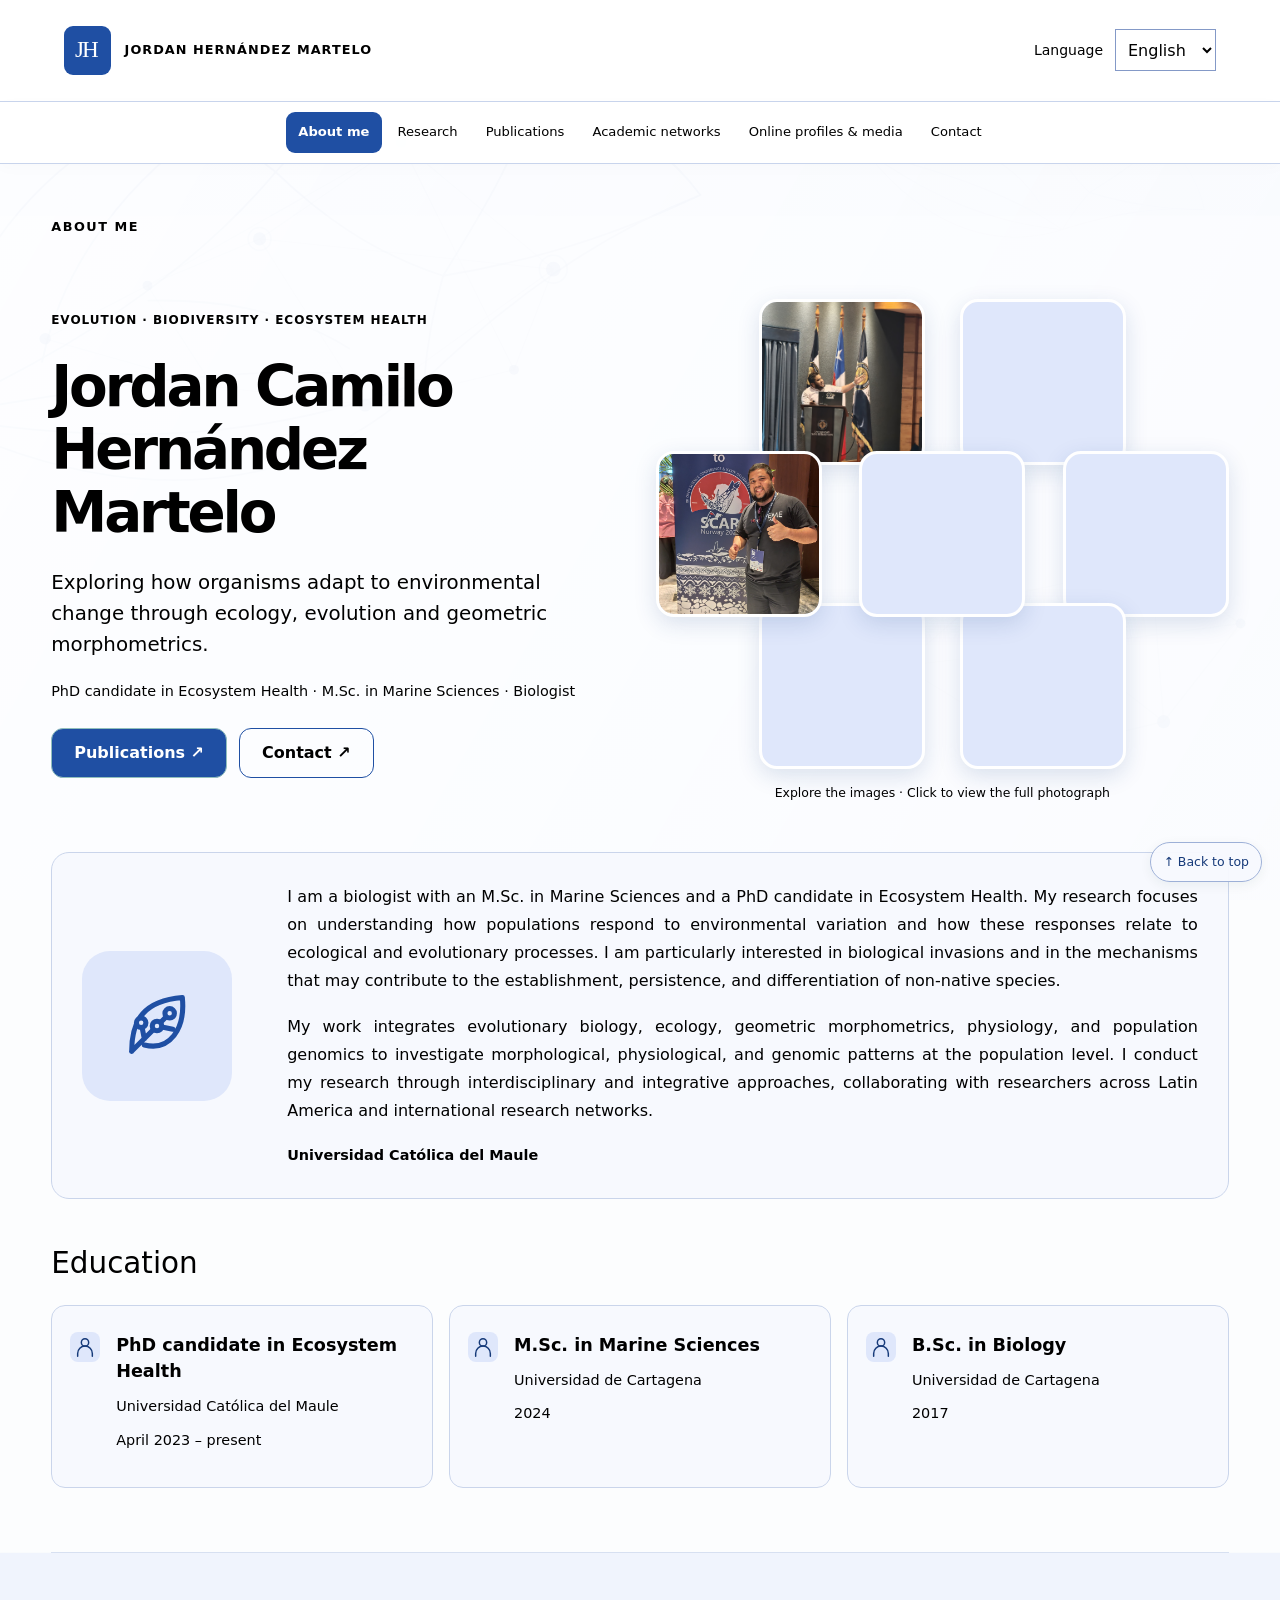
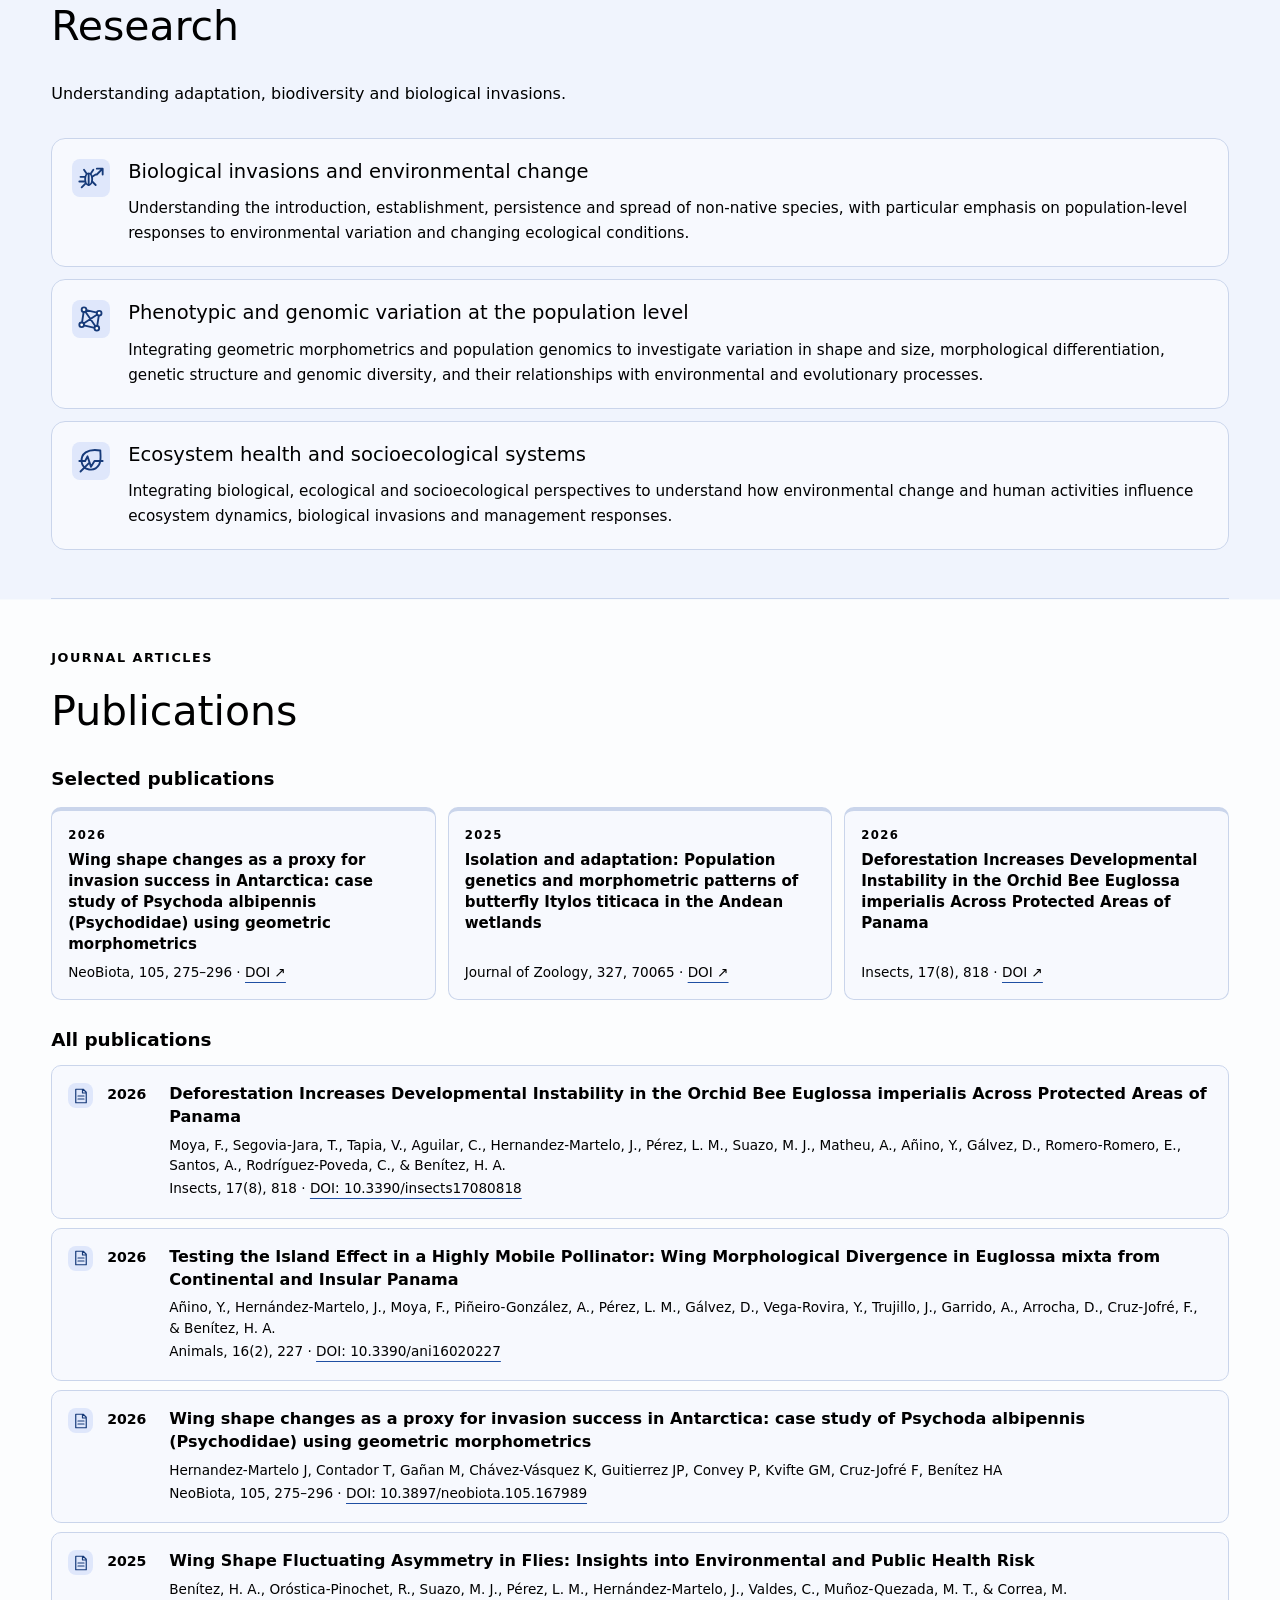
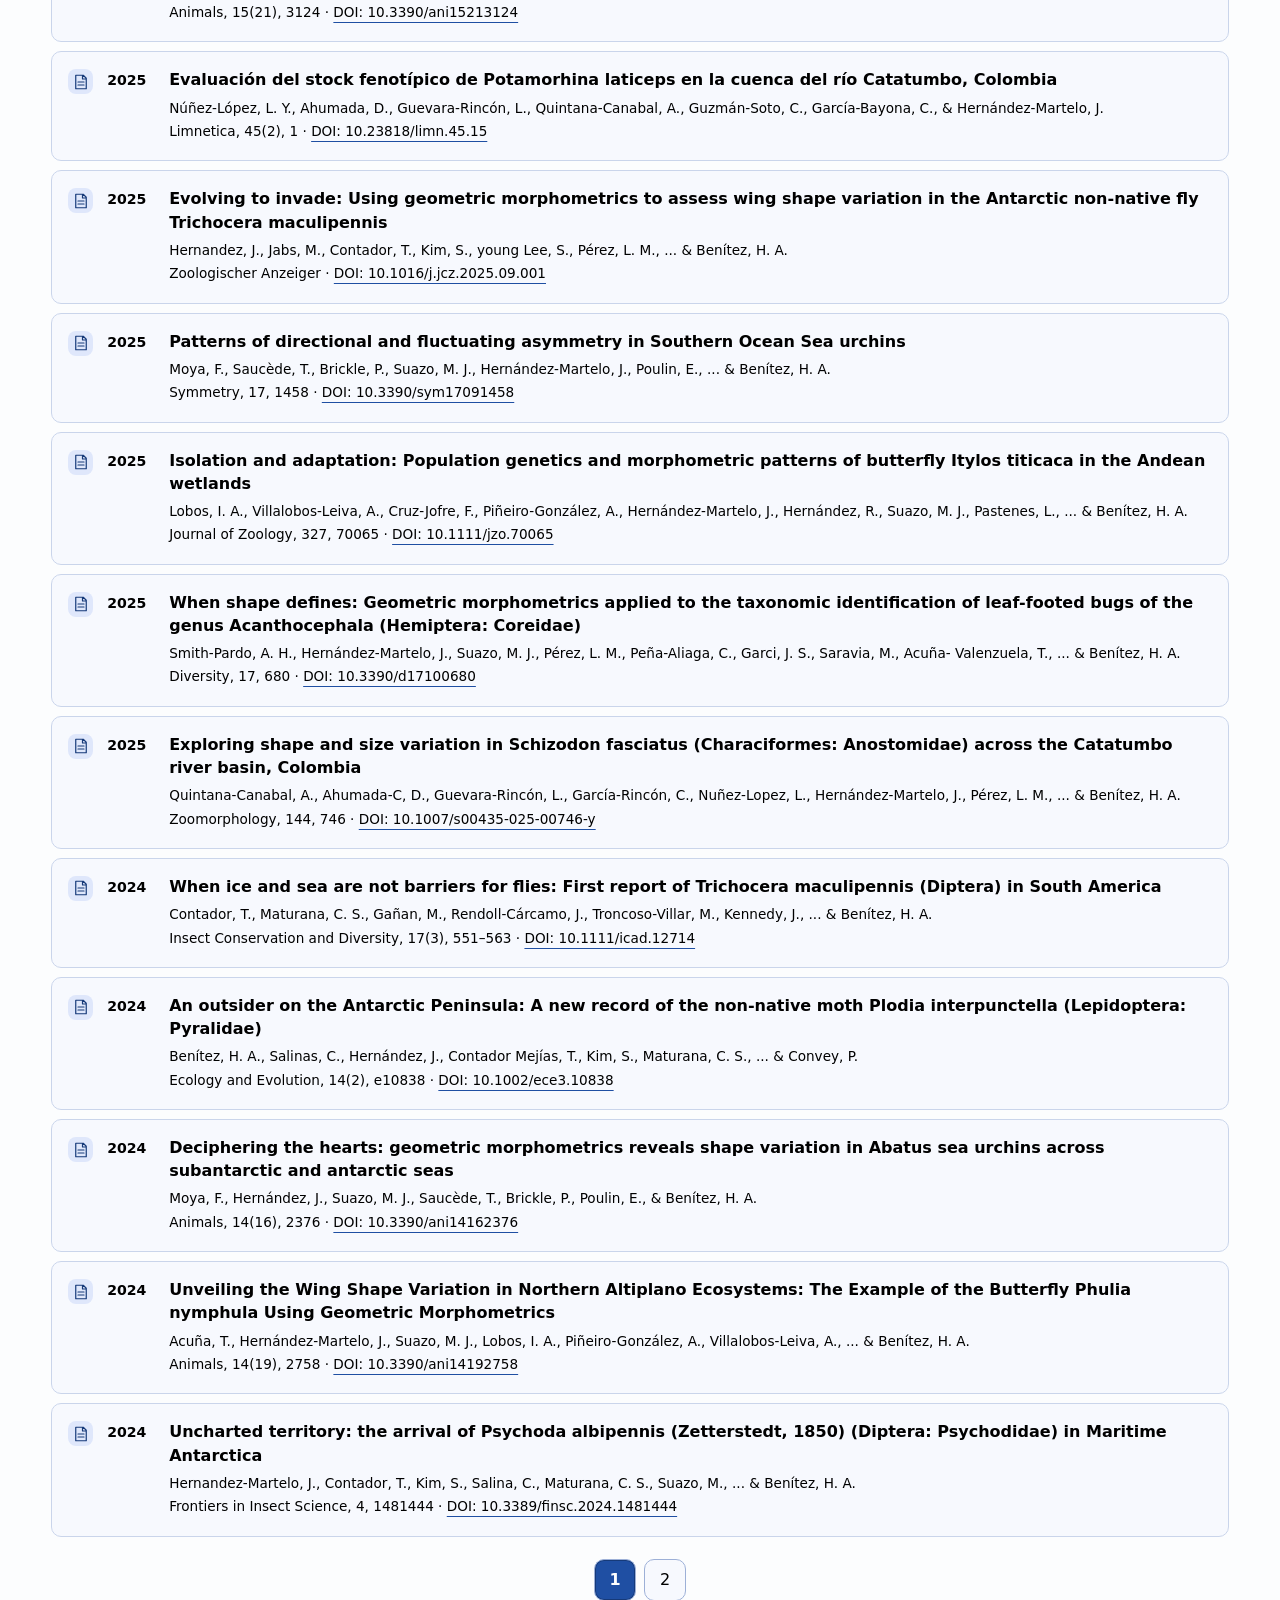
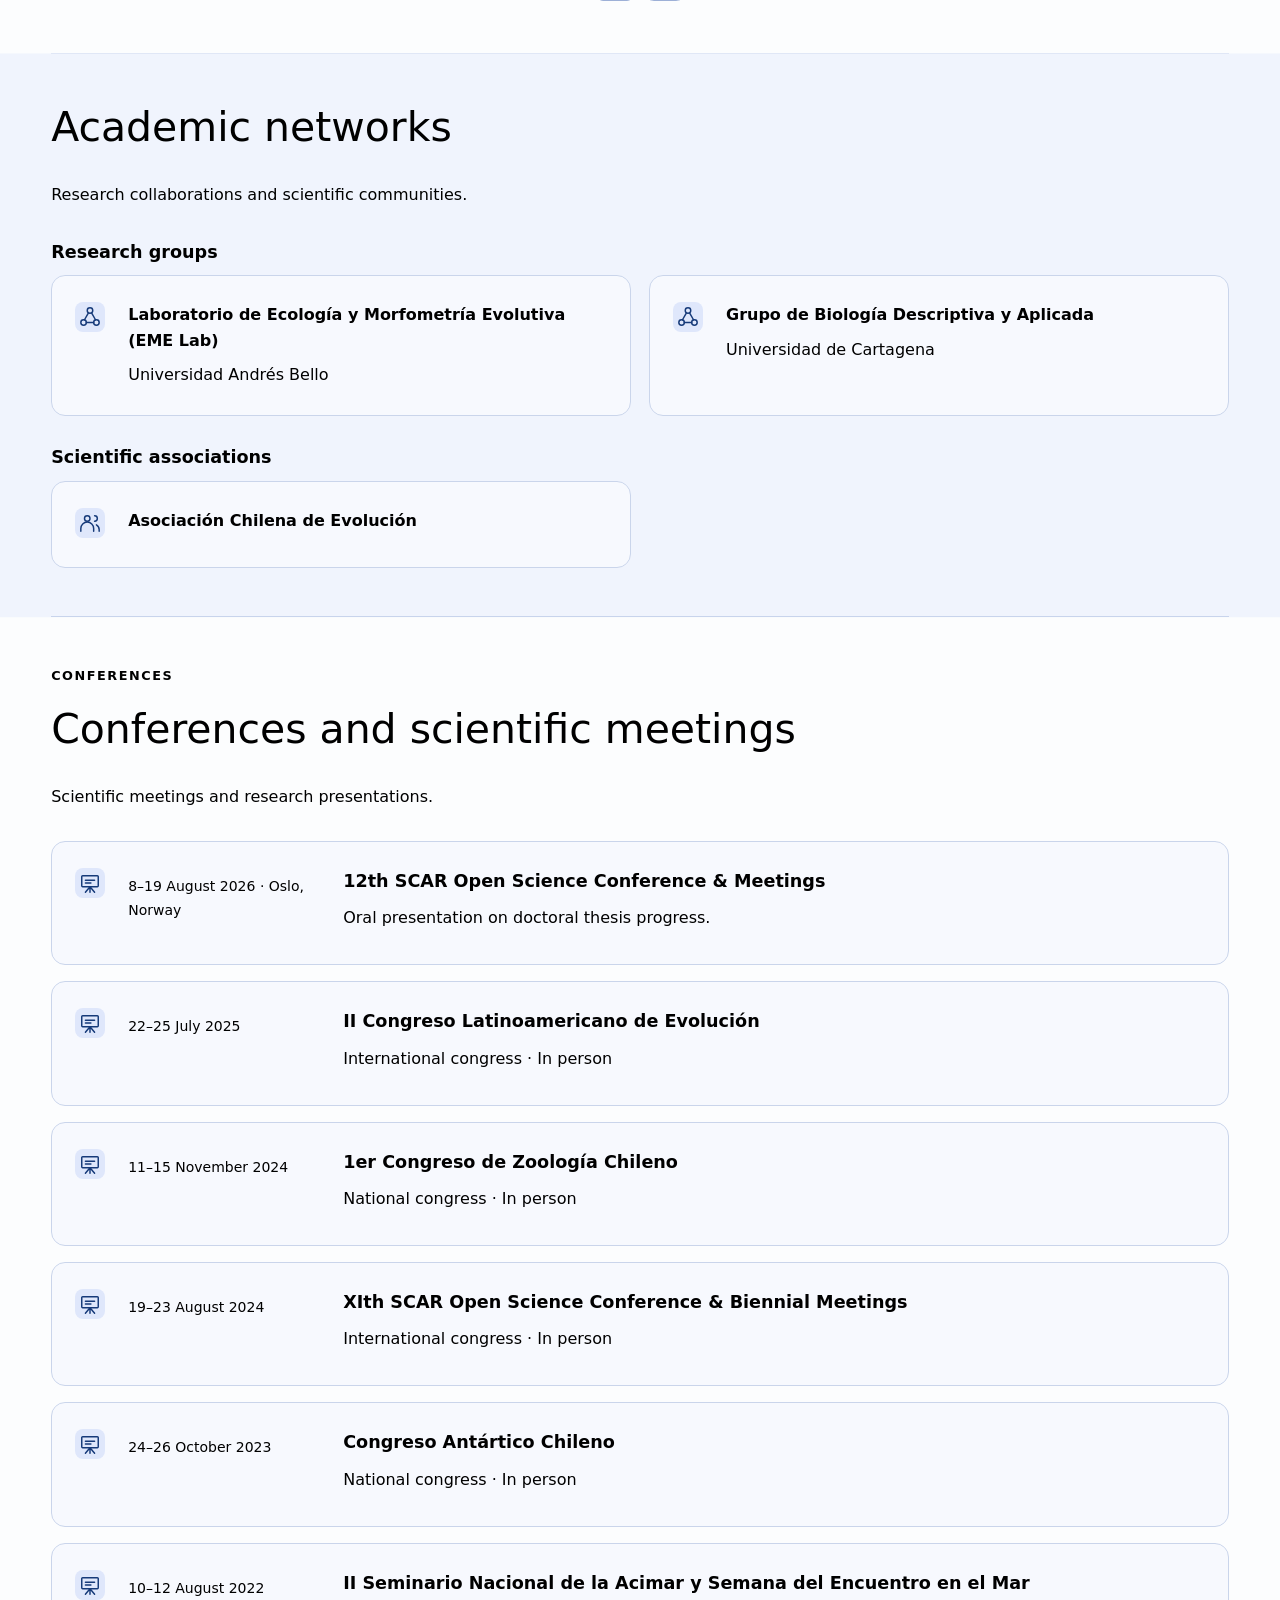
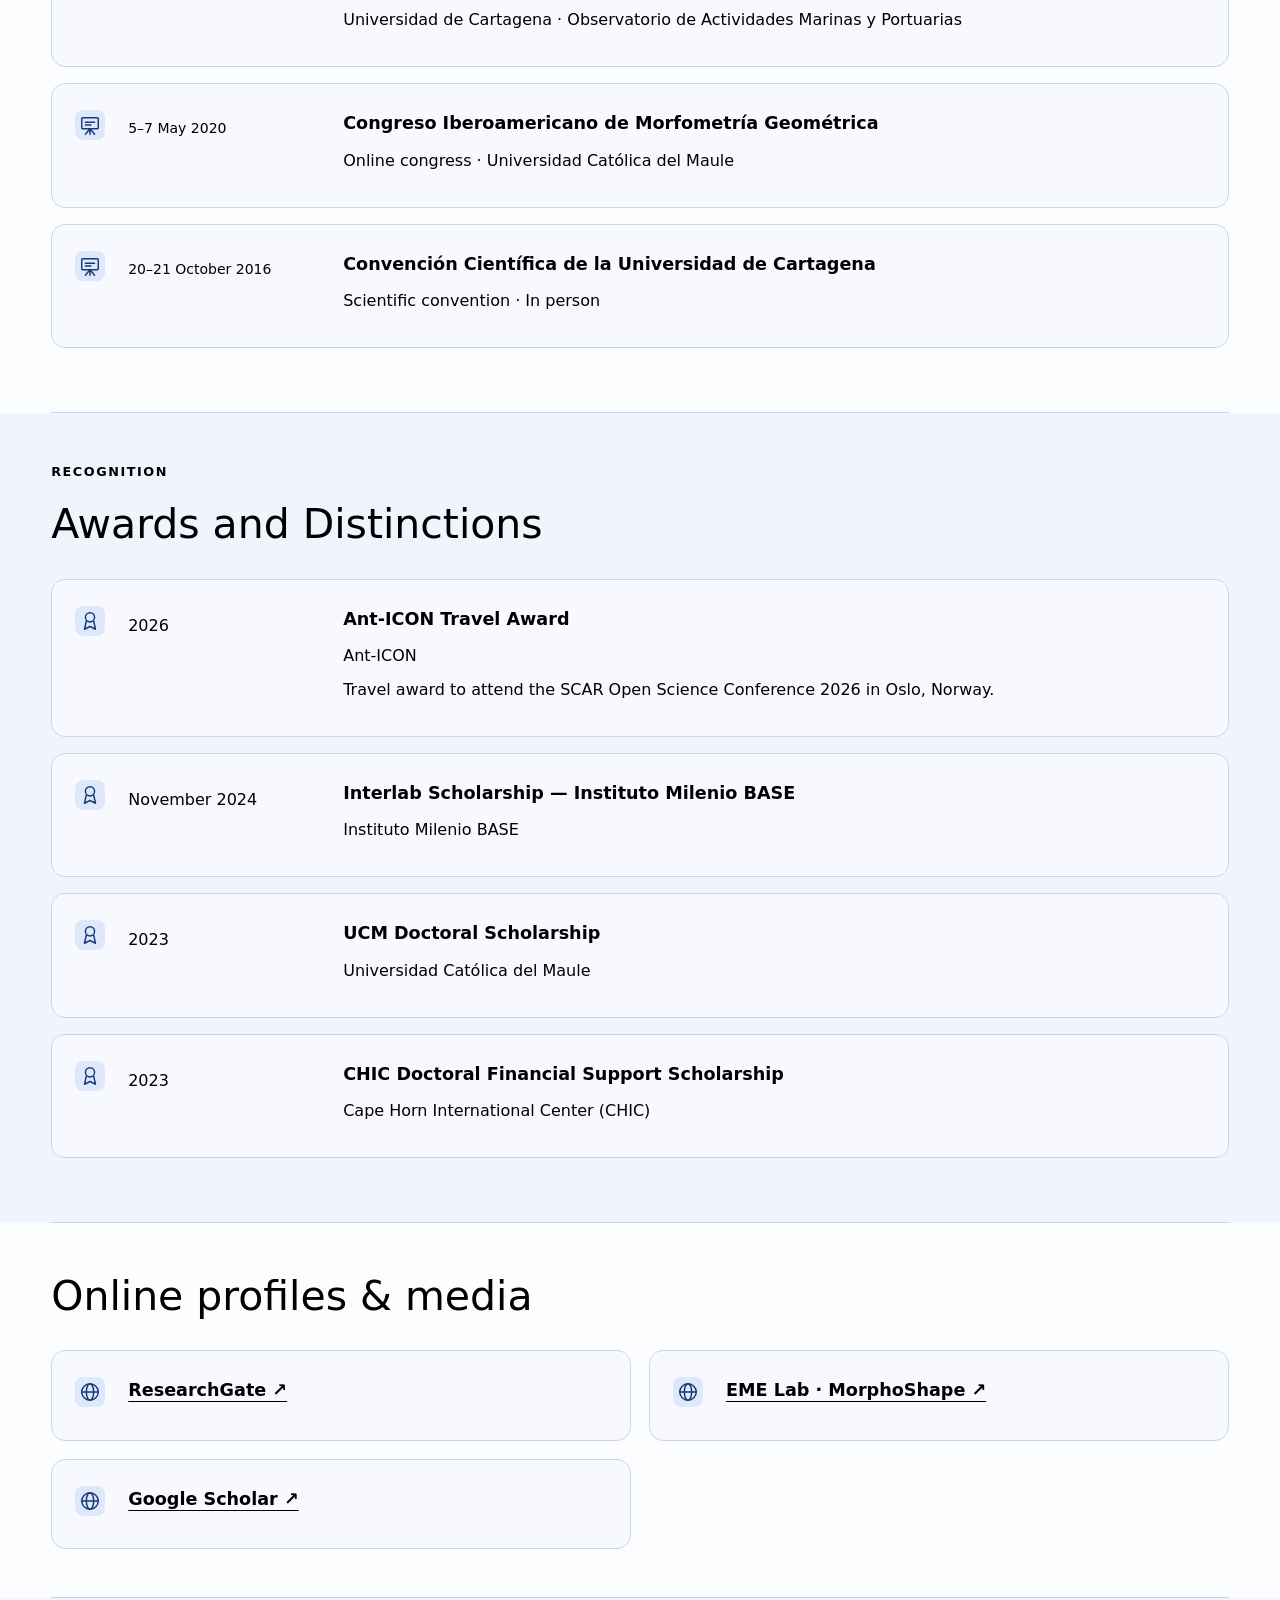
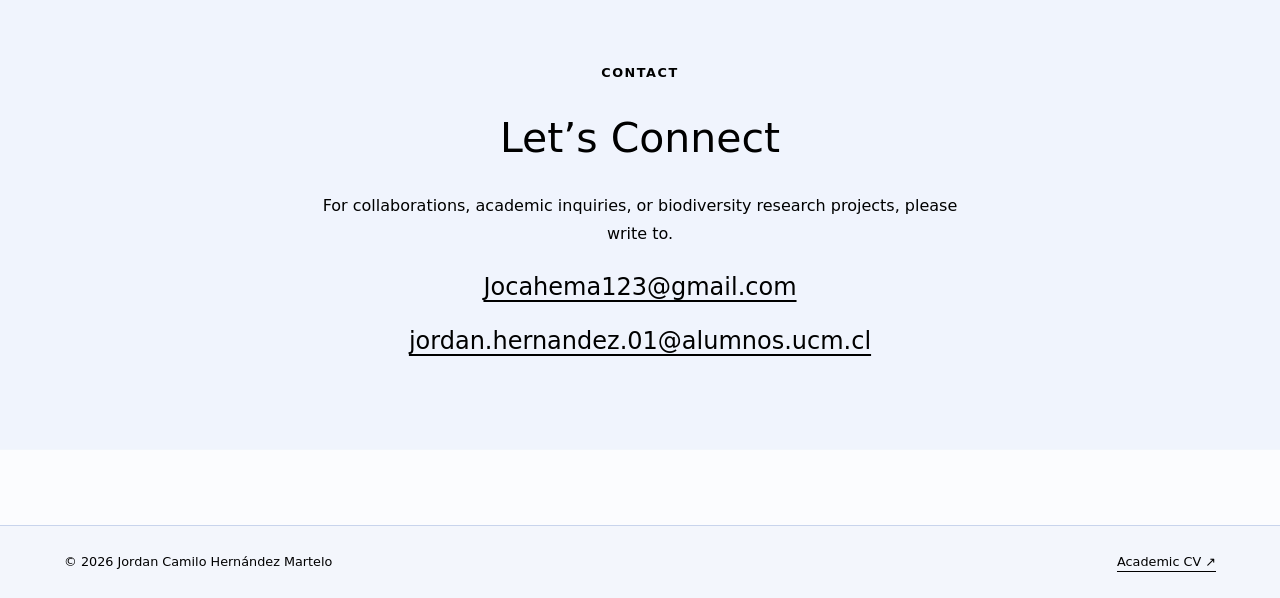
<file: index.html>
<!doctype html><html lang="en"><head><meta charset="utf-8"><meta name="viewport" content="width=device-width,initial-scale=1"><title>Jordan Camilo Hernández Martelo · About me</title><meta name="description" content="Biologist and PhD candidate in Ecosystem Health."><link rel="icon" href="data:image/svg+xml,%3Csvg xmlns='http://www.w3.org/2000/svg' viewBox='0 0 32 32'%3E%3Crect width='32' height='32' fill='%23c7e9e8'/%3E%3Ctext x='4' y='23' font-size='19'%3Ejh%3C/text%3E%3C/svg%3E"><link rel="stylesheet" href="styles.css?v=20260927"><script src="profile.js?v=20260927-2" defer></script><script src="carousel.js?v=20260927" defer></script><script src="app.js?v=20260927-2" defer></script></head><body><a class="skip" href="#content">Skip to content</a><header><a class="brand" href="#about"><span class="monogram">JH</span><span>JORDAN HERNÁNDEZ MARTELO</span></a><div class="header-tools"><label class="language-label" for="language">Language</label><select id="language"><option value="en">English</option><option value="es">Español</option></select><button id="menu-toggle" aria-expanded="false" aria-controls="navigation">Menu</button></div></header><nav id="navigation" aria-label="Main navigation"></nav><main id="content" tabindex="-1"><div id="view"><h1>Jordan Camilo Hernández Martelo</h1><p>Biologist · PhD candidate in Ecosystem Health</p></div><noscript>Please enable JavaScript to use the bilingual navigation.</noscript></main><footer><span>© <span id="year">2026</span> Jordan Camilo Hernández Martelo</span><a id="cv-link" href="cv.html">Academic CV ↗</a></footer></body></html>
</file>
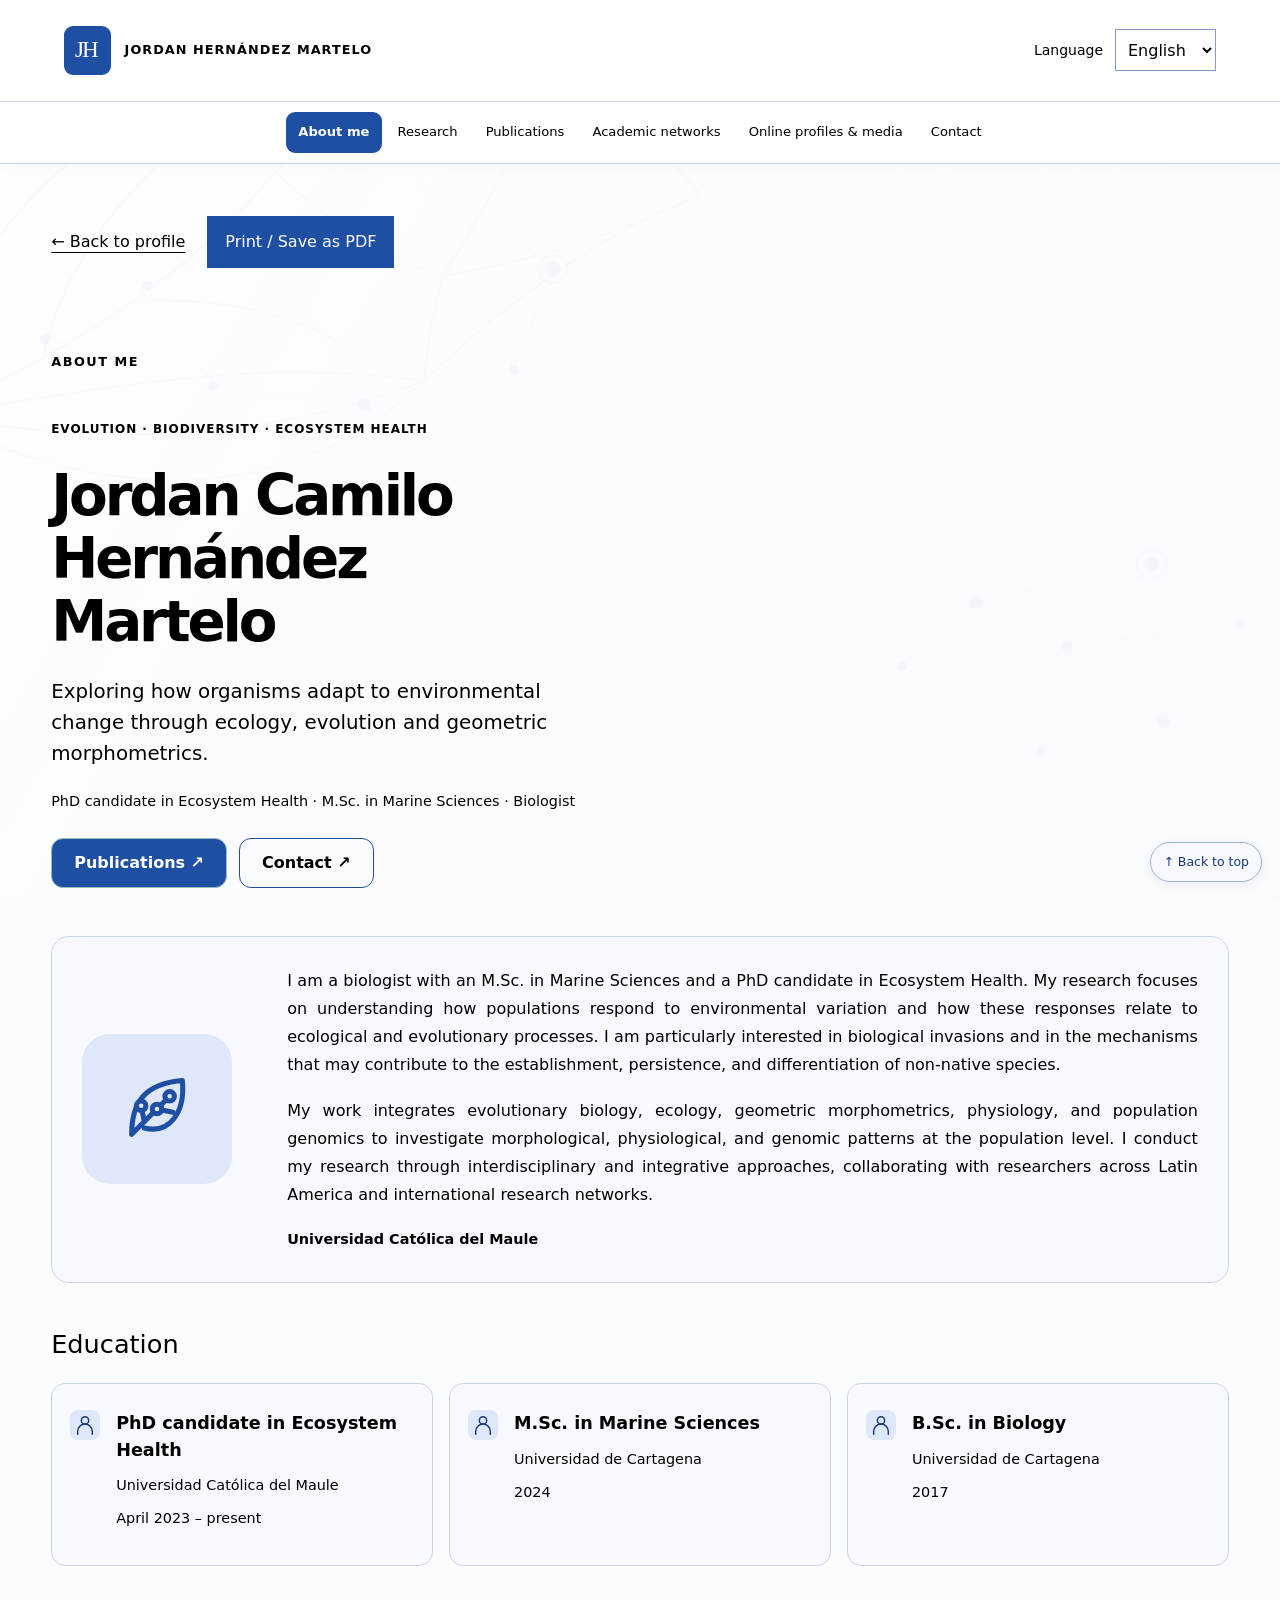
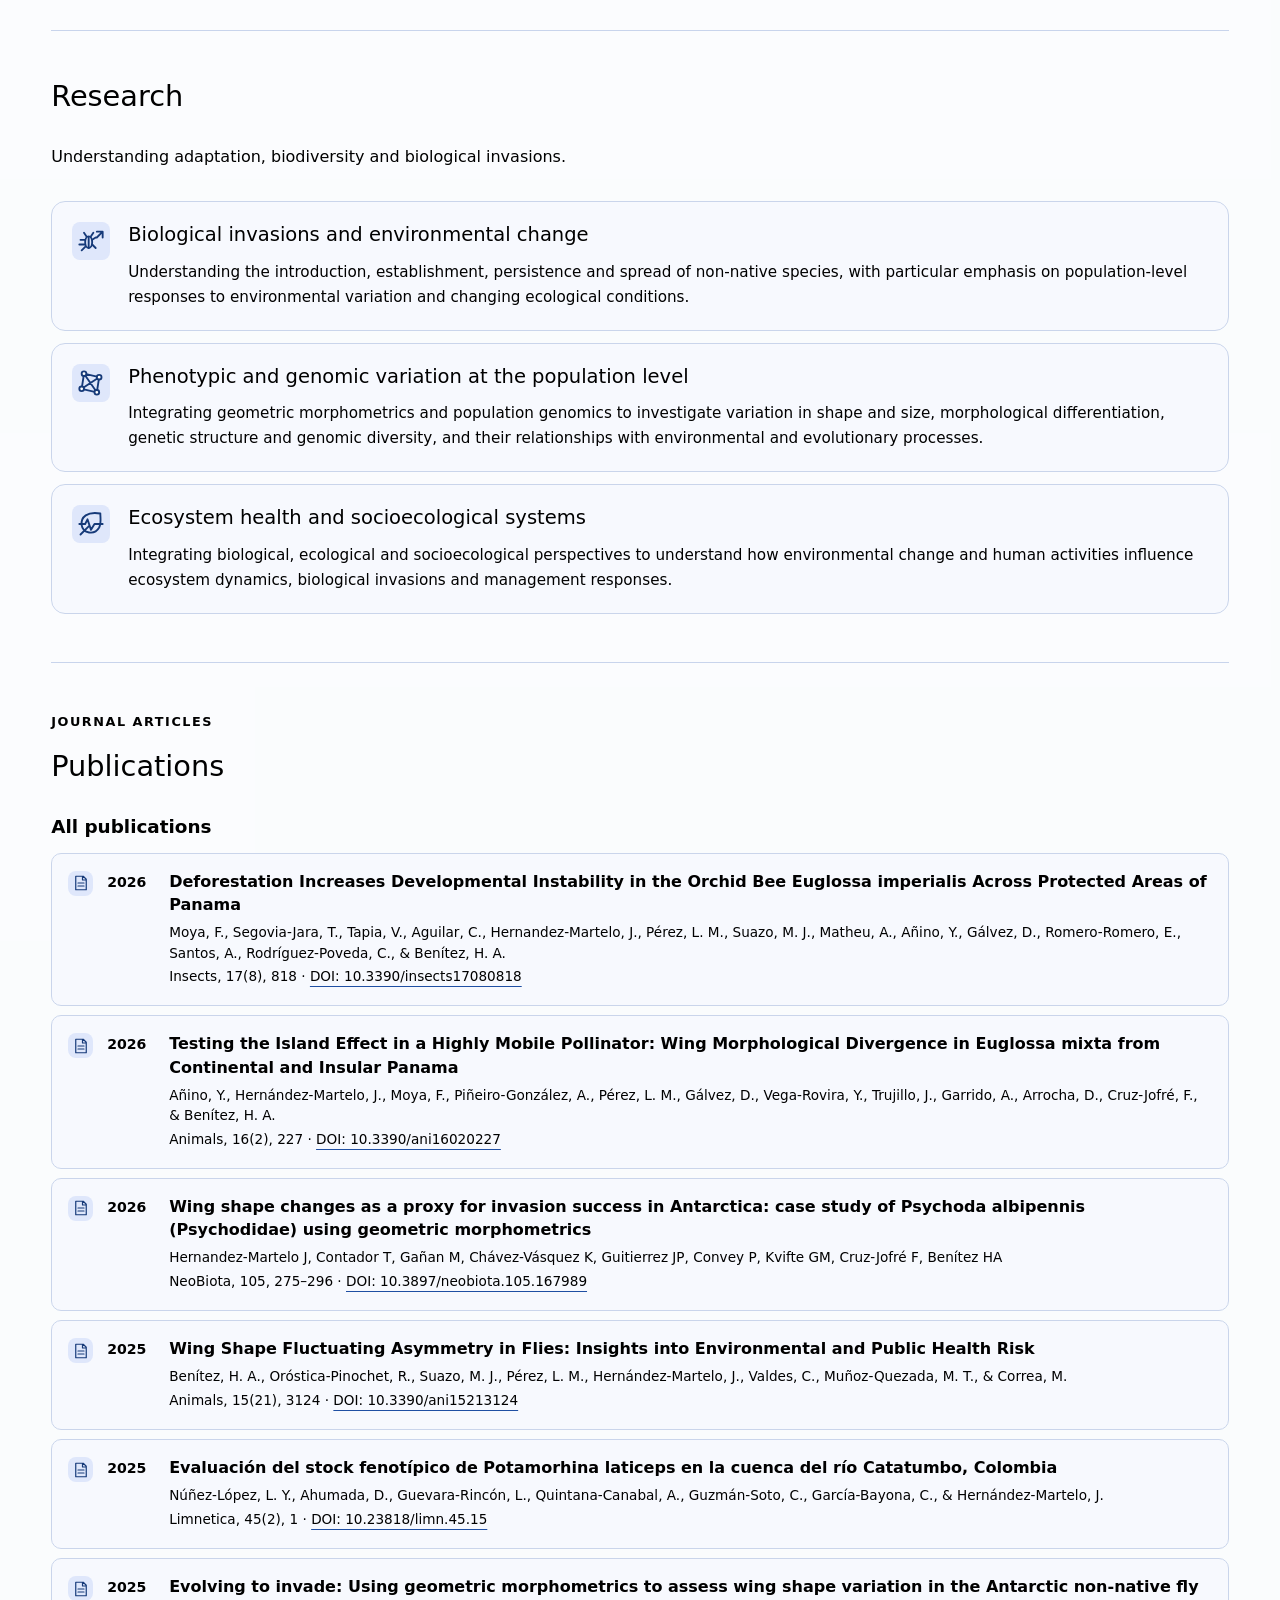
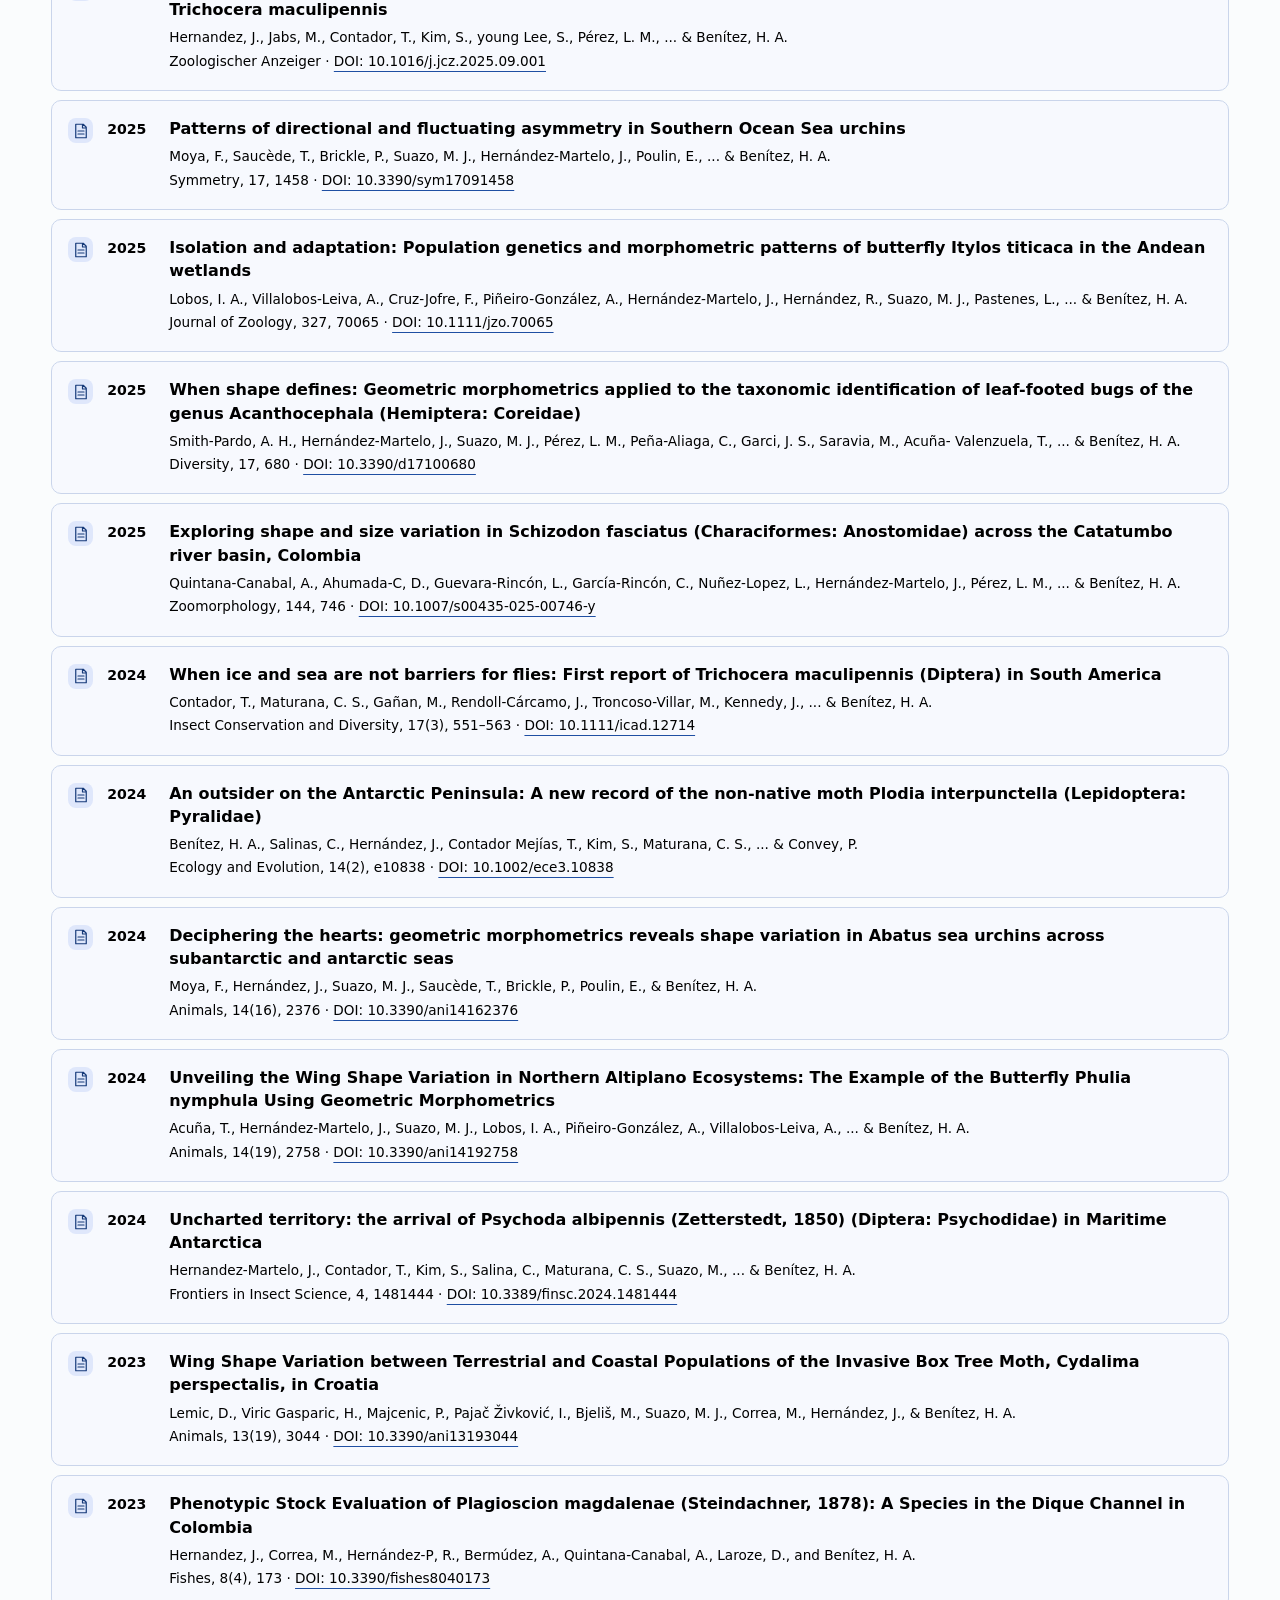
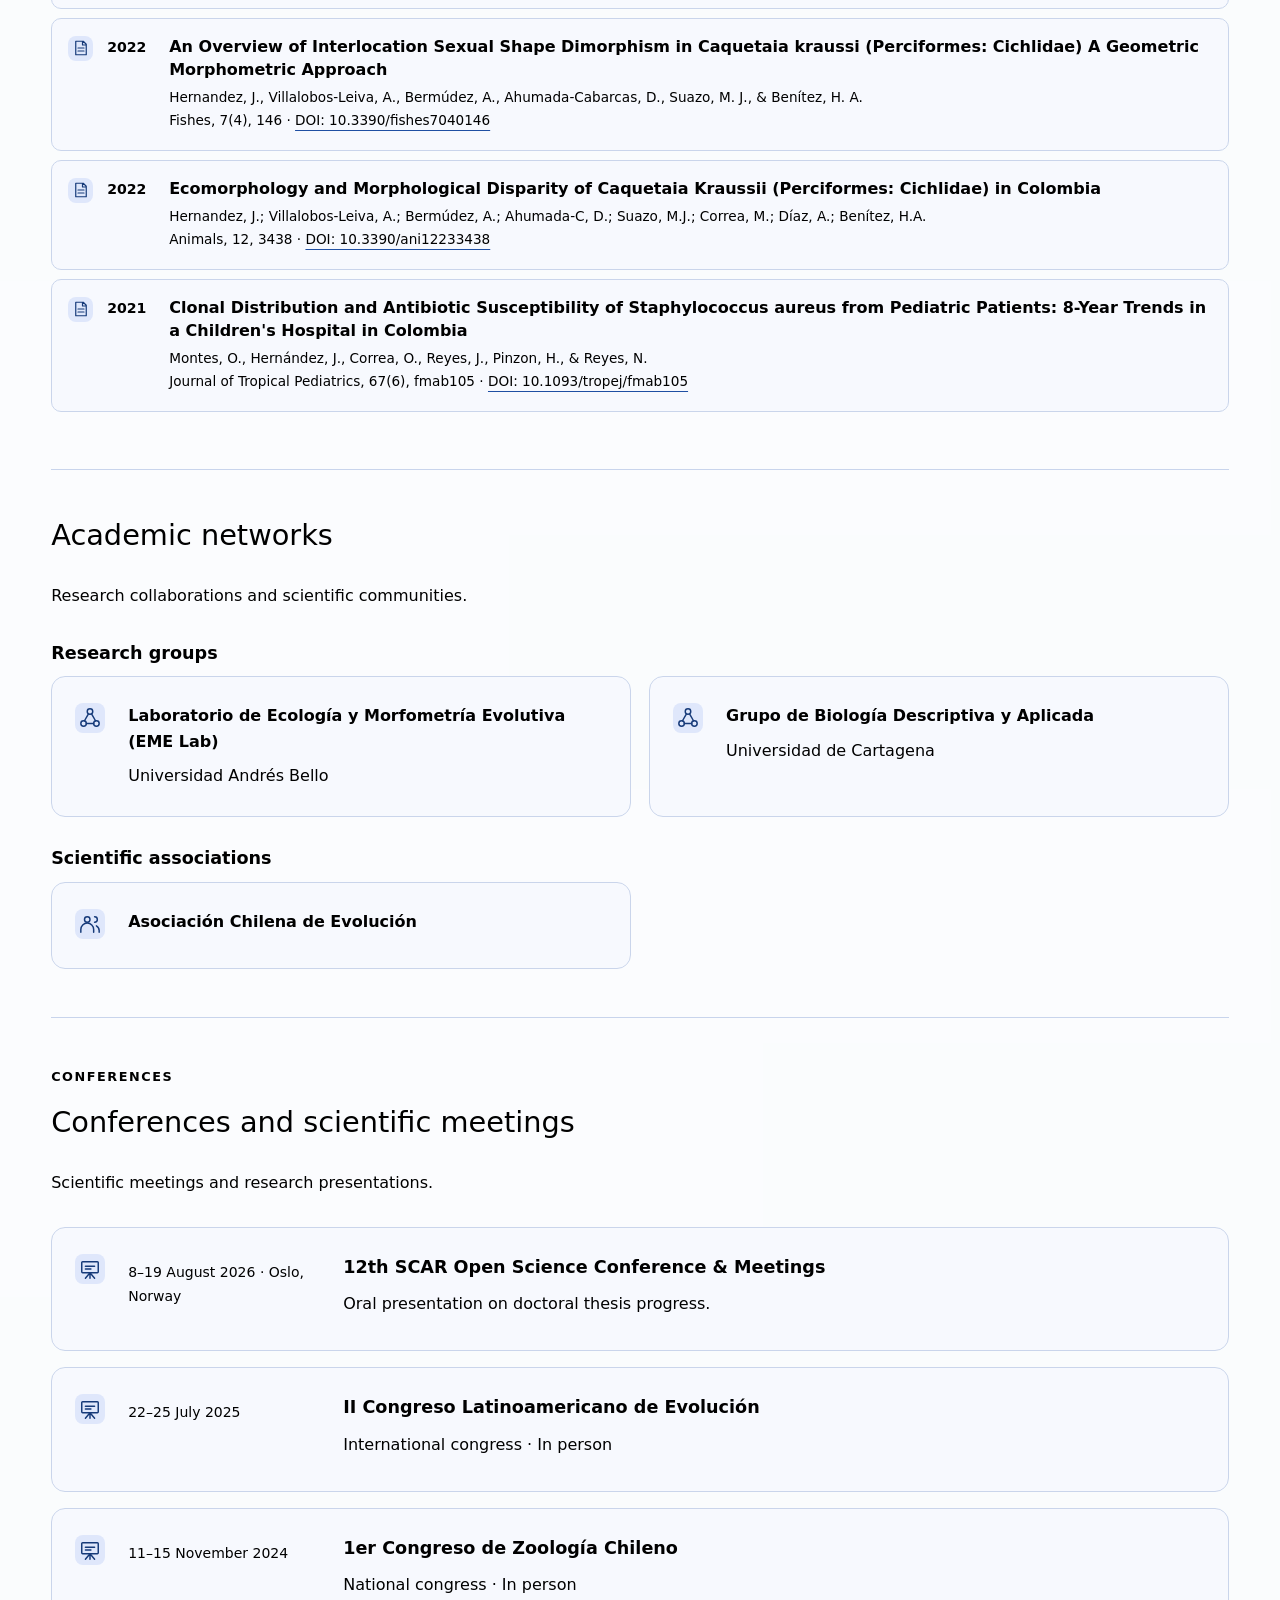
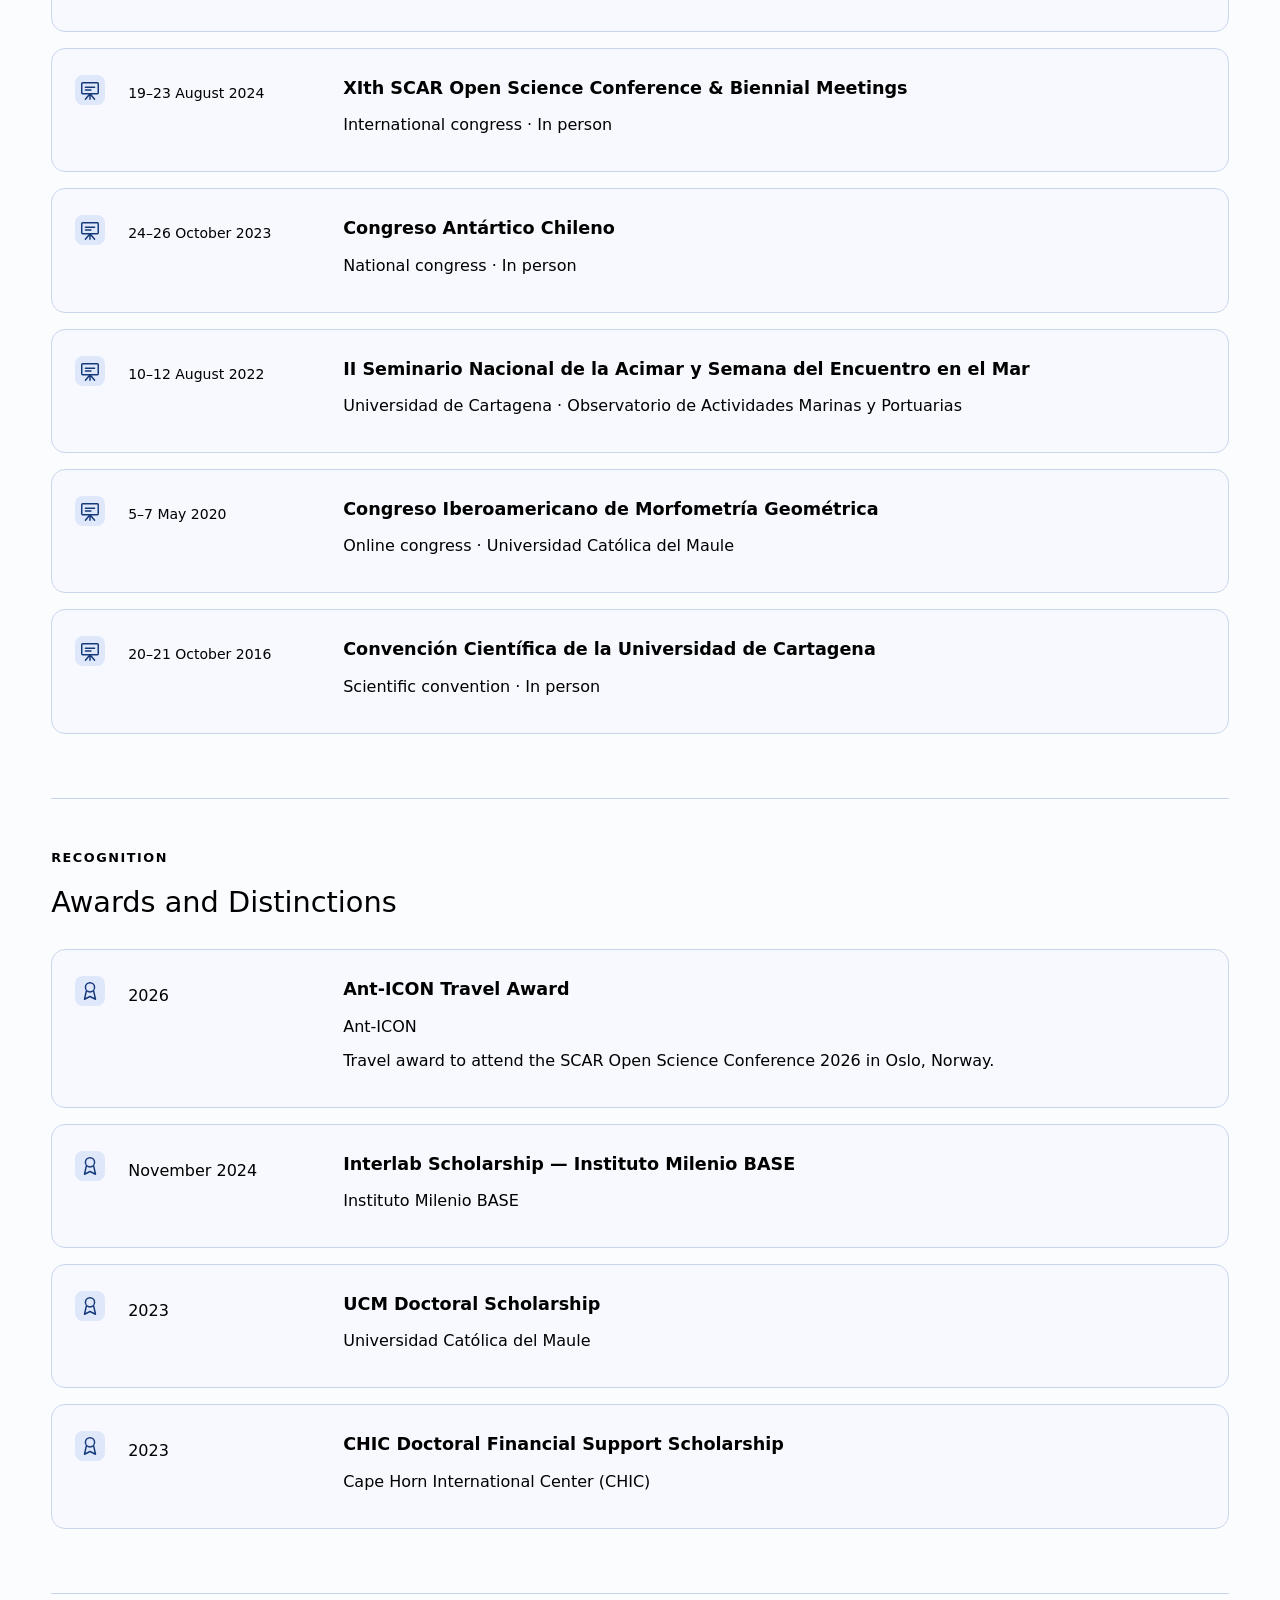
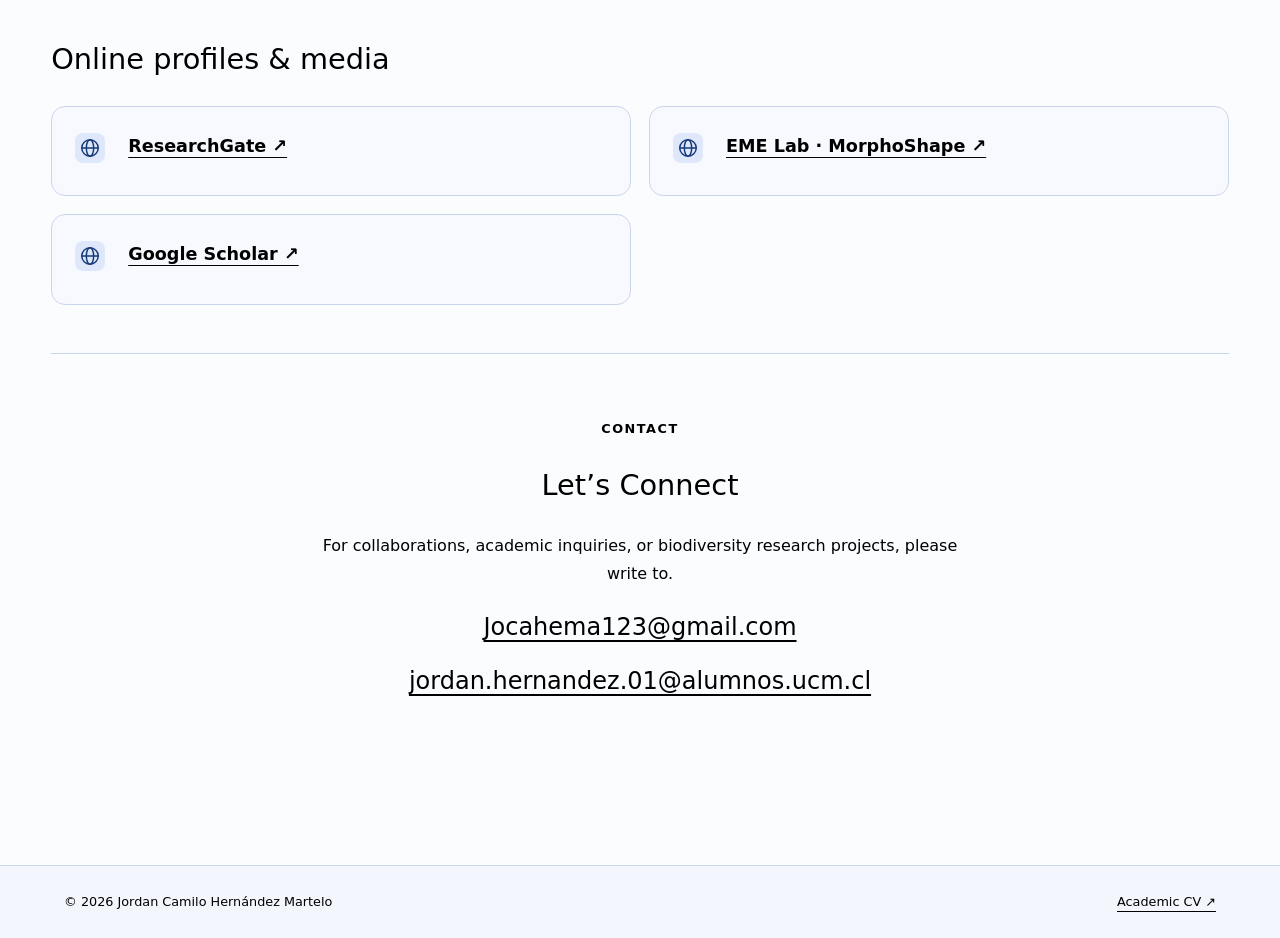
<file: cv.html>
<!doctype html><html lang="en"><head><meta charset="utf-8"><meta name="viewport" content="width=device-width,initial-scale=1"><title>Jordan Camilo Hernández Martelo · Academic CV</title><meta name="description" content="Biologist and PhD candidate in Ecosystem Health."><link rel="icon" href="data:image/svg+xml,%3Csvg xmlns='http://www.w3.org/2000/svg' viewBox='0 0 32 32'%3E%3Crect width='32' height='32' fill='%23c7e9e8'/%3E%3Ctext x='4' y='23' font-size='19'%3Ejh%3C/text%3E%3C/svg%3E"><link rel="stylesheet" href="styles.css?v=20260927"><script src="profile.js?v=20260927-2" defer></script><script src="carousel.js?v=20260927" defer></script><script src="app.js?v=20260927-2" defer></script></head><body data-cv="true"><a class="skip" href="#content">Skip to content</a><header><a class="brand" href="#about"><span class="monogram">JH</span><span>JORDAN HERNÁNDEZ MARTELO</span></a><div class="header-tools"><label class="language-label" for="language">Language</label><select id="language"><option value="en">English</option><option value="es">Español</option></select><button id="menu-toggle" aria-expanded="false" aria-controls="navigation">Menu</button></div></header><nav id="navigation" aria-label="Main navigation"></nav><main id="content" tabindex="-1"><div id="view"><h1>Jordan Camilo Hernández Martelo</h1><p>Biologist · PhD candidate in Ecosystem Health</p></div><noscript>Please enable JavaScript to use the bilingual navigation.</noscript></main><footer><span>© <span id="year">2026</span> Jordan Camilo Hernández Martelo</span><a id="cv-link" href="cv.html">Academic CV ↗</a></footer></body></html>
</file>
<file: styles.css>
:root{--aqua:#c7e9e8;--light:#eff8f8;--line:#c9dddd}*{box-sizing:border-box}body{margin:0;background:#fff;color:#000;font-family:Tahoma,Verdana,sans-serif;font-size:16px;line-height:1.75}button,select{font:inherit;color:#000}a{color:#000;text-underline-offset:5px}a:hover{text-decoration-thickness:2px}a:focus-visible,button:focus-visible,select:focus-visible{outline:3px solid #000;outline-offset:5px}[hidden]{display:none!important}header{max-width:1500px;margin:auto;padding:26px 5%;display:flex;align-items:center;justify-content:space-between;gap:25px}.brand{display:flex;gap:14px;align-items:center;text-decoration:none;font-size:.8rem;letter-spacing:.08em;font-weight:bold}.monogram{background:var(--aqua);padding:9px 12px;font-size:1rem}.header-tools{display:flex;align-items:center;gap:12px}.language-label{font-size:.875rem}select{background:white;border:1px solid #88aaa9;padding:8px;min-height:42px}#menu-toggle{display:none;background:var(--aqua);border:0;padding:8px 14px;min-height:42px}nav{display:flex;gap:8px;justify-content:center;flex-wrap:wrap;padding:12px 4%;border-block:1px solid var(--line)}nav a{font-size:.875rem;padding:9px 15px;text-decoration:none}nav a[aria-current=page]{background:var(--aqua);font-weight:bold}main{max-width:1380px;margin:auto;min-height:66vh;padding:52px 5% 75px}main:focus{outline:none}.eyebrow{font-size:.8rem;font-weight:bold;letter-spacing:.12em;text-transform:uppercase;margin:0 0 16px}h1{font-size:clamp(2.3rem,4.2vw,4.3rem);line-height:1.17;letter-spacing:-.045em;font-weight:500;margin:0 0 24px;overflow-wrap:anywhere}h2{font-size:clamp(1.55rem,2.3vw,2.35rem);line-height:1.3;margin:0 0 22px;font-weight:500}h3{font-size:1.1rem;line-height:1.5;margin:0 0 10px}p{margin:0 0 18px}.about-layout{display:grid;grid-template-columns:1.2fr 1fr;gap:7%;padding:28px 0 54px;border-bottom:1px solid var(--line)}.about-name{border-left:7px solid var(--aqua);padding-left:24px}.about-name h1{font-size:clamp(2.3rem,4vw,4rem)}.quick-links{display:flex;flex-direction:column;align-items:flex-start;gap:12px;margin-top:25px}.quick-link{background:var(--aqua);padding:10px 22px;min-width:185px;text-decoration:none}.quick-link:hover{background:#b3dddc}.bio p{max-width:65ch}.role{font-size:1rem}.section-title{margin-top:45px}.education-grid,.research-grid{display:grid;grid-template-columns:repeat(3,1fr);gap:28px}.education-grid article,.research-grid article{border-top:4px solid var(--aqua);padding-top:19px}.education-grid p{font-size:.9rem;margin:8px 0}.research-grid{margin-top:35px}.page-intro{max-width:740px;margin-bottom:30px}.heading-row{display:flex;justify-content:space-between;align-items:center;gap:24px;margin-bottom:32px}.heading-row label{display:flex;gap:12px;align-items:center;font-size:.875rem}.publication{padding:28px 0;border-top:1px solid var(--line);display:grid;grid-template-columns:72px 1fr;gap:28px}.publication h2{font-size:1.125rem;font-weight:bold;line-height:1.6;margin:0 0 12px}.publication p{font-size:.9rem;margin:6px 0}.pub-year{font-weight:bold}.doi{display:inline-block;margin-top:9px;font-size:.875rem;overflow-wrap:anywhere;text-decoration:underline;text-decoration-color:#75a9a7}.timeline-item{display:grid;grid-template-columns:220px 1fr;gap:32px;padding:28px 0;border-top:1px solid var(--line)}.timeline-item p{margin:6px 0}.period{font-size:.875rem}.institution{font-weight:bold;font-size:.9rem}.project{padding:28px;background:var(--light);border-left:4px solid var(--aqua);margin-bottom:22px}.project .eyebrow{font-size:.75rem}.project h2{font-size:1.4rem}.contact-panel{background:var(--light);border-top:7px solid var(--aqua);padding:42px;max-width:850px}.contact-panel h1{font-size:clamp(2.3rem,4vw,3.5rem)}.email{font-size:clamp(1.1rem,2vw,1.5rem);display:block;overflow-wrap:anywhere;margin:20px 0}.social-links{display:flex;flex-wrap:wrap;gap:24px;margin-top:30px}.notice{border-left:4px solid var(--aqua);padding:20px 24px;background:var(--light);max-width:780px}.work-photo{margin:0 0 36px}.work-photo img{display:block;width:100%;height:clamp(190px,28vw,360px);object-fit:cover}.work-photo figcaption{font-size:.8rem;margin-top:8px}.view-enter{animation:enter .2s ease-out}@keyframes enter{from{opacity:.3;transform:translateY(5px)}to{opacity:1;transform:translateY(0)}}footer{border-top:1px solid var(--line);padding:25px 5%;display:flex;justify-content:space-between;gap:20px;font-size:.8rem;background:var(--light)}.skip{position:fixed;top:-100px;left:12px;padding:12px;background:white;z-index:20}.skip:focus{top:10px}.cv-view section{margin:40px 0}.cv-view h1{font-size:2.5rem}.cv-view h2{font-size:1.6rem}.print-button{background:var(--aqua);border:0;padding:12px 18px;cursor:pointer}.print-actions{display:flex;gap:22px;align-items:center;margin-bottom:35px}.cv-view .publication h2{font-size:1.1rem}@media(max-width:900px){header{flex-wrap:wrap}nav a{padding:8px 10px}.about-layout{gap:5%}.education-grid{grid-template-columns:1fr}.about-name{padding-left:18px}.timeline-item{grid-template-columns:170px 1fr;gap:24px}}@media(max-width:650px){header{padding:18px 6%;gap:16px}.brand{font-size:.7rem}.header-tools{width:100%;justify-content:flex-end}.language-label{margin-right:auto}#menu-toggle{display:block}nav{display:none;padding:12px 6%;justify-content:flex-start}nav.open{display:flex}nav a{width:calc(50% - 4px)}main{padding:32px 6% 48px}.about-layout{grid-template-columns:1fr;gap:32px;padding:12px 0 32px}.about-name h1{font-size:2.65rem}.research-grid{grid-template-columns:1fr}.heading-row{align-items:flex-start;flex-direction:column}.publication{grid-template-columns:1fr;gap:8px}.timeline-item{grid-template-columns:1fr;gap:8px}.contact-panel{padding:26px}.project{padding:22px}footer{flex-direction:column}.heading-row label{flex-wrap:wrap}}@media(prefers-reduced-motion:reduce){.view-enter{animation:none}}@media print{header,nav,footer,.skip,.print-actions{display:none}main{padding:0;max-width:none}body{font-size:10pt}.publication,.timeline-item,.project{break-inside:avoid}.cv-view h1{font-size:24pt}.work-photo{display:none}a{color:black}.contact-panel{padding:0;background:white}}
/* Continuous page and rounded information cards. */
html{scroll-padding-top:160px}nav{position:sticky;top:0;z-index:10;background:#fff;box-shadow:0 4px 15px #00000005}nav a{border-radius:9px}nav a[aria-current=location]{background:var(--aqua);font-weight:bold}.page-section{padding:48px 0;scroll-margin-top:150px;border-bottom:1px solid var(--line)}.page-section:first-child{padding-top:0}.page-section:last-child{border-bottom:0}.page-section:focus{outline:none}.page-heading{font-size:clamp(2rem,3.2vw,3rem);line-height:1.25;margin:0 0 28px}.page-section article{position:relative;background:#f5faf9;border:1px solid #ccdedb;border-radius:14px;padding:26px 26px 26px 76px;margin-bottom:16px}.item-icon{position:absolute;left:23px;top:26px;width:30px;height:30px;color:#000;display:inline-flex;align-items:center;justify-content:center;background:var(--aqua);border-radius:8px;padding:5px}.item-icon svg{width:22px;height:22px;flex-shrink:0}.network-grid{display:grid;grid-template-columns:repeat(2,minmax(0,1fr));gap:18px}.network-grid article{margin-bottom:0}.publication{grid-template-columns:60px minmax(0,1fr);gap:22px}.timeline-item{grid-template-columns:190px minmax(0,1fr);gap:25px}.about-layout{background:#f5faf9;border:1px solid #ccdedb;border-radius:18px;padding:32px;gap:5%}.about-name{padding-left:20px}.quick-link,.contact-panel,.notice{border-radius:12px}.contact-panel{border:1px solid #ccdedb;background:#f5faf9}.research-grid{grid-template-columns:1fr}.research-grid article h2{font-size:1.4rem}.education-grid{gap:16px}.education-grid article{padding-left:64px}.education-grid .item-icon{left:18px}.work-photo img{border-radius:16px}.cv-view .page-section{margin:0}.cv-view .page-heading{font-size:1.8rem}@media(max-width:900px){.education-grid{grid-template-columns:1fr}.timeline-item{grid-template-columns:155px minmax(0,1fr)}}@media(max-width:650px){header{position:sticky;top:0;background:white;z-index:11}nav{position:sticky;top:145px;max-height:55vh;overflow:auto}.page-section{scroll-margin-top:170px;padding:34px 0}.about-layout{padding:24px 18px}.page-section article{padding:24px 20px 24px 64px}.item-icon{left:18px;top:25px}.publication,.timeline-item,.network-grid{grid-template-columns:1fr;gap:10px}.page-heading{font-size:1.9rem}.about-name h1{font-size:2.2rem}main{padding-top:28px}}@media print{.page-section{scroll-margin:0;padding:20px 0}nav,header{display:none}.page-section article{background:white}.item-icon{background:white}.network-grid,.education-grid{grid-template-columns:1fr}.about-layout{display:block}.quick-links{display:none}}
/* Fixed background stays still while the continuous content scrolls. */
body{isolation:isolate;background:#eff8f7}body::before{content:"";position:fixed;inset:0;z-index:-1;pointer-events:none;background:radial-gradient(ellipse at 0 20%,#c7e9e8 0,transparent 60%),linear-gradient(145deg,#f9fcfb,#e5f3f2)}header{background:rgba(255,255,255,.97)}main{background:rgba(255,255,255,.90)}.profile-portrait{display:block;width:200px;height:245px;object-fit:cover;object-position:45% 60%;border-radius:18px;margin:0 0 24px;border:4px solid white}.about-name h1{font-size:clamp(2rem,3.2vw,3.2rem)}.gallery{margin-top:48px;padding:24px;border-radius:18px;border:1px solid var(--line);background:#f5faf9}.gallery h2{font-size:1.45rem}.gallery-stage{background:#e4efed;border-radius:12px;overflow:hidden}.gallery-slide{margin:0}.gallery-slide img{display:block;width:100%;height:560px;object-fit:contain}.gallery-slide figcaption{text-align:center;padding:14px;background:white;font-size:.9rem}.gallery-controls{display:flex;gap:14px;align-items:center;justify-content:center;margin-top:18px}.gallery-controls button{min-height:44px;min-width:48px;border:1px solid #9dbbb8;border-radius:9px;background:var(--aqua);padding:8px 16px;cursor:pointer}.gallery-counter{min-width:52px;text-align:center;font-size:.875rem}@media(max-width:650px){.gallery{padding:15px}.gallery-slide img{height:420px}.gallery-controls{gap:8px}.profile-portrait{width:170px;height:210px}}@media print{body::before,.gallery{display:none}body,main{background:white}.profile-portrait{width:110px;height:135px}}
.portrait-frame{width:200px;height:245px;overflow:hidden;border-radius:18px;border:4px solid white;margin-bottom:24px}.portrait-frame .profile-portrait{width:100%;height:100%;border:0;border-radius:0;margin:0;transform:scale(2.5);transform-origin:44% 48%;object-position:center}@media(max-width:650px){.portrait-frame{width:170px;height:210px}}@media print{.portrait-frame{width:110px;height:135px}}
/* Editorial hero: identity on the left, photographic slider on the right. */
main{max-width:1600px;padding-inline:4%}.hero-split{display:grid;grid-template-columns:minmax(0,1fr) minmax(0,1.05fr);align-items:center;gap:5%;padding:30px 0 48px}.hero-intro h1{font-size:clamp(2.5rem,4.4vw,4.9rem);font-weight:600;letter-spacing:-.055em;line-height:1.12;margin:24px 0}.hero-intro .eyebrow{letter-spacing:.08em;font-size:.75rem}.hero-intro .role{max-width:530px}.hero-intro .quick-links{flex-direction:row;flex-wrap:wrap;gap:12px}.quick-link{min-width:0;border:1px solid #91bfbc;font-weight:bold}.quick-link.secondary{background:transparent}.hero-split .gallery{margin:0;padding:0;border:0;background:transparent;min-width:0}.hero-split .gallery>h2{position:absolute;width:1px;height:1px;overflow:hidden;clip-path:inset(50%)}.hero-split .gallery-stage{border-radius:22px;background:#e3efec;border:1px solid #c9ddda;box-shadow:0 18px 40px #183f3814}.hero-split .gallery-slide img{height:480px;width:100%;object-fit:contain}.hero-split .gallery-slide figcaption{background:#f5faf9}.hero-split .gallery-controls{justify-content:flex-end;margin-top:14px}.bio-panel{display:grid;grid-template-columns:170px minmax(0,1fr);gap:35px;align-items:center;background:#f5faf9;border:1px solid #ccdedb;border-radius:18px;padding:30px}.bio-panel .portrait-frame{width:170px;height:210px;margin:0}.bio-panel p{max-width:85ch}.bio-panel p:last-child{margin-bottom:0}@media(max-width:900px){.hero-split{grid-template-columns:1fr 1fr;gap:24px}.hero-intro h1{font-size:2.6rem}.hero-split .gallery-slide img{height:390px}}@media(max-width:650px){.hero-split{grid-template-columns:1fr;gap:30px;padding:15px 0 32px}.hero-intro h1{font-size:2.75rem}.hero-split .gallery-slide img{height:420px}.bio-panel{grid-template-columns:1fr;padding:24px;gap:24px}.bio-panel .portrait-frame{width:140px;height:175px}.hero-split .gallery-controls{justify-content:center}}@media print{.hero-split{display:block}.bio-panel{display:block}.hero-intro h1{font-size:26pt}}
/* Slides overlap in one grid cell while they glide across the frame. */
.gallery-stage{display:grid;overflow:hidden;isolation:isolate}.gallery-slide{grid-area:1 / 1;min-width:0;position:relative;background:#e3efec;backface-visibility:hidden}
.bio-symbol{display:flex;align-items:center;justify-content:center;width:150px;height:150px;border-radius:28px;background:#dcefed}.bio-symbol .item-icon{position:static;width:100px;height:100px;background:transparent;padding:12px}.bio-symbol svg{width:76px;height:76px}.research-grid .item-icon{width:38px;height:38px;left:20px}.research-grid .item-icon svg{width:28px;height:28px}@media(max-width:650px){.bio-symbol{width:110px;height:110px}.bio-symbol .item-icon{width:80px;height:80px}.research-grid .item-icon{left:14px;width:34px;height:34px}}

/* Refined hierarchy, compact navigation and research cards. */
nav{gap:4px;padding:10px 2%}nav a{padding:9px 12px;font-size:.82rem;white-space:nowrap}
.hero-tagline{font-size:clamp(1.1rem,1.55vw,1.35rem);line-height:1.55;max-width:46ch;margin-bottom:20px}.hero-intro .role{font-size:.9rem;line-height:1.6}
.research-grid{gap:12px;margin-top:24px}.research-grid article{padding-block:20px;margin-bottom:0}.research-grid article h2{font-size:1.22rem;margin-bottom:12px}.research-grid article p{font-size:.95rem;line-height:1.65;margin:0}.research-grid .item-icon{top:20px}
.featured-grid{display:grid;grid-template-columns:repeat(3,minmax(0,1fr));gap:16px;margin:20px 0 40px}.featured-grid article{padding:22px;margin:0;border-top:4px solid #a9d8d4;display:flex;flex-direction:column}.featured-grid .item-icon{display:none}.featured-grid h3{font-size:1rem;line-height:1.55}.featured-grid p{font-size:.85rem}.featured-grid .doi{margin-top:auto}.list-heading{margin:26px 0 18px;font-size:1.15rem}.network-subsection{margin-top:28px}.network-subsection h4{font-size:1rem;line-height:1.6;margin:0 0 8px}.network-subsection article p{margin:0}.profile-grid{grid-template-columns:repeat(3,minmax(0,1fr))}.news-grid article p{max-width:75ch}.news-grid time{font-size:.85rem}.bio-symbol svg{width:76px;height:76px}
@media(max-width:900px){.featured-grid{grid-template-columns:1fr}.profile-grid{grid-template-columns:1fr}.featured-grid article{padding:22px}.hero-tagline{font-size:1.05rem}}
@media(max-width:650px){nav a{white-space:normal}.research-grid article{padding-block:18px}.research-grid .item-icon{top:18px}.network-grid{grid-template-columns:1fr}.hero-intro h1{font-size:clamp(2rem,8.7vw,2.75rem)}}
@media print{#news,.hero-tagline{display:none}}
/* Compact bibliography: full references remain readable and visible. */
#publications .publication{padding:16px 18px 16px 55px;margin-bottom:9px;grid-template-columns:48px minmax(0,1fr);gap:14px;border-radius:10px}
#publications .publication .item-icon{left:16px;top:17px;width:25px;height:25px;padding:4px}
#publications .publication .item-icon svg{width:18px;height:18px}
#publications .publication h2{font-size:1rem;line-height:1.45;margin:0 0 6px}
#publications .publication p{font-size:.85rem;line-height:1.5;margin:3px 0}
#publications .publication .pub-year{font-size:.88rem}
#publications .publication .doi{font-size:.82rem;line-height:1.45;margin-top:5px}
#publications .featured-grid{gap:12px;margin:14px 0 26px}
#publications .featured-grid article{padding:16px;border-radius:10px}
#publications .featured-grid h3{font-size:.94rem;line-height:1.4;margin-bottom:8px}
#publications .featured-grid p{line-height:1.45;margin-bottom:8px}
#publications .featured-grid .eyebrow{font-size:.73rem;margin-bottom:6px}
#publications .featured-grid .doi{font-size:.82rem}
#publications .list-heading{margin:20px 0 12px}
@media(max-width:650px){#publications .publication{grid-template-columns:1fr;gap:4px;padding:14px 14px 14px 46px}#publications .publication .item-icon{left:12px;top:14px}#publications .publication h2{font-size:1rem}#publications .publication p{font-size:.875rem}}
/* Continuous photographic flow and a quiet scientific backdrop. */
body{font-family:"Segoe UI",system-ui,-apple-system,BlinkMacSystemFont,Arial,sans-serif}
body::before{background:linear-gradient(120deg,#f6faf9e8,#eaf5f3df),url('images/network.svg') center/cover no-repeat;filter:blur(.6px)}
main{background:rgba(255,255,255,.48)}
.hero-split .gallery{overflow:hidden;border-radius:20px}.flow-window{overflow:hidden;border-radius:20px;background:#e4efed}.flow-track{display:flex;width:max-content;animation:photo-flow 100s linear infinite;will-change:transform}.flow-group{display:flex;flex:none;gap:12px;padding-right:12px}.flow-photo{flex:none;width:300px;margin:0;background:#f3f8f7}.flow-photo img{display:block;width:100%;height:430px;object-fit:contain}.flow-photo figcaption{font-size:.82rem;line-height:1.4;padding:12px;min-height:48px;text-align:center}.gallery:hover .flow-track,.gallery:focus-within .flow-track,.gallery.flow-paused .flow-track{animation-play-state:paused}.gallery:focus-visible{outline:2px solid #427c79;outline-offset:5px}
@keyframes photo-flow{to{transform:translateX(-50%)}}
.back-top{position:fixed;right:18px;bottom:18px;z-index:15;padding:8px 12px;border:1px solid #a5cbc7;border-radius:20px;background:#f4faf9f5;font-size:.78rem;text-decoration:none;box-shadow:0 3px 12px #163e3210}
@media(max-width:650px){.flow-photo{width:250px}.flow-photo img{height:350px}.back-top{right:10px;bottom:10px}}
@media(prefers-reduced-motion:reduce){.flow-track{animation:none}.flow-group[aria-hidden]{display:none}.flow-window{overflow-x:auto}}
@media print{.back-top{display:none}}
/* Open, centered contact closing and editorial initials. */
#contact{text-align:center;padding-block:64px}
#contact .contact-panel{max-width:850px;margin-inline:auto;padding:12px 20px;background:transparent;border:0;border-radius:0;box-shadow:none}
#contact .contact-panel>p{max-width:65ch;margin-inline:auto}
#contact .social-links{justify-content:center}
.monogram{font-family:Georgia,"Times New Roman",serif;font-size:1.45rem;font-weight:400;letter-spacing:-.09em;line-height:1.2;padding:10px 14px 11px 11px;border-radius:9px}
@media(max-width:650px){#contact{padding-block:42px}#contact .contact-panel{padding:8px 0}#contact .social-links{gap:12px 20px}}
/* Inline DOI references and a uniform photographic constellation. */
#publications .citation-line .doi{display:inline;margin:0;font-size:inherit;line-height:inherit}
#publications .featured-grid .citation-line{margin-top:auto;margin-bottom:0}
.hero-split .swarm-gallery{overflow:visible;border-radius:0}
.photo-swarm{position:relative;height:490px;isolation:isolate}
.swarm-photo{position:absolute;width:29%;aspect-ratio:1;border:3px solid white;border-radius:18px;padding:0;background:#deeeeb;box-shadow:0 7px 22px #244b4324;cursor:zoom-in;transition:transform .3s ease,box-shadow .3s ease;overflow:hidden}
.swarm-photo img{display:block;width:100%;height:100%;object-fit:cover;object-position:center}
.swarm-photo span{position:absolute;inset:auto 0 0;background:#ffffffec;padding:5px;font-size:.65rem;line-height:1.2;opacity:0;transition:opacity .2s}
.swarm-photo:hover,.swarm-photo:focus-visible{transform:scale(1.3);z-index:4;box-shadow:0 16px 35px #244b4340}
.swarm-photo:hover span,.swarm-photo:focus-visible span{opacity:1}
.swarm-0{left:35.5%;top:34%;z-index:2}.swarm-0 img{object-position:46% 53%}
.swarm-1{left:18%;top:3%}.swarm-2{right:18%;top:3%}.swarm-3{right:0;top:34%}.swarm-4{right:18%;top:65%}.swarm-5{left:18%;top:65%}.swarm-6{left:0;top:34%}
.gallery-hint{text-align:center;font-size:.78rem;margin:8px 0 0}
.photo-dialog{border:0;border-radius:16px;padding:16px;background:#f5faf9;max-width:92vw;max-height:92vh;text-align:center;box-shadow:0 20px 80px #0005}
.photo-dialog::backdrop{background:#112724c9;backdrop-filter:blur(5px)}
.photo-dialog>img{display:block;max-width:82vw;max-height:74vh;width:auto;height:auto;object-fit:contain;margin:auto}
.photo-dialog p{margin:12px 36px 0;font-size:.9rem}.photo-close{position:absolute;right:8px;top:8px;width:40px;height:40px;border:1px solid #adc8c4;border-radius:50%;background:white;font-size:26px;cursor:pointer}
@media(max-width:1100px){.photo-swarm{height:400px}}
@media(max-width:650px){.photo-swarm{height:350px}.swarm-photo{border-width:2px;border-radius:12px}.gallery-hint{font-size:.73rem}}
@media(hover:none){.swarm-photo:hover{transform:none}.swarm-photo span{display:none}}
@media(prefers-reduced-motion:reduce){.swarm-photo,.swarm-photo span{transition:none}}

/* Clear section rhythm, balanced biography and publication pagination. */
.continuous-view .page-section{position:relative;opacity:.86;transform:translateY(16px);transition:opacity .55s ease,transform .55s ease}
.continuous-view .page-section.section-visible{opacity:1;transform:none}
.continuous-view .page-section.section-tone-1{background:rgba(215,237,234,.32);box-shadow:0 0 0 100vmax rgba(215,237,234,.32);clip-path:inset(0 -100vmax)}
.continuous-view .page-section.section-tone-0{background:rgba(255,255,255,.28);box-shadow:0 0 0 100vmax rgba(255,255,255,.28);clip-path:inset(0 -100vmax)}
.bio-panel>div:last-child{width:100%}.bio-panel p:not(.institution){max-width:none;text-align:justify;text-wrap:pretty;hyphens:none}
.contact-panel .email{margin:12px auto;width:max-content;max-width:100%}
.publication-pagination{position:static;display:flex;justify-content:center;gap:8px;margin:22px 0 4px;padding:0;border:0;background:transparent;box-shadow:none}
.publication-pagination button{min-width:42px;min-height:42px;border:1px solid #9fc6c2;border-radius:10px;background:#f5faf9;cursor:pointer}
.publication-pagination button[aria-current=page]{background:var(--aqua);font-weight:700;box-shadow:inset 0 0 0 1px #78aaa6}
.publication-pagination button:hover{background:#dcefed}
@media(max-width:650px){.bio-panel p:not(.institution){text-align:left}.continuous-view .page-section{transform:translateY(10px)}}
@media(prefers-reduced-motion:reduce){.continuous-view .page-section{opacity:1;transform:none;transition:none}}
@media print{.continuous-view .page-section{opacity:1;transform:none;background:white;box-shadow:none;clip-path:none}.publication-pagination{display:none}}

/* Cobalt academic palette. */
:root{--aqua:#1f4fa3;--light:#f3f6fc;--line:#c8d4ec;--cobalt:#1f4fa3;--cobalt-dark:#163a79;--cobalt-soft:#dfe7fb;--cobalt-faint:#f1f5fd}
body{background:#f4f7fc}body::before{background:linear-gradient(120deg,rgba(248,250,255,.78),rgba(237,242,252,.84)),url('images/network.svg?v=20260927-wing') center/cover no-repeat;filter:blur(.35px)}
main{background:rgba(255,255,255,.62)}header,nav{background:rgba(255,255,255,.97)}
.monogram,#menu-toggle,nav a[aria-current=location],nav a[aria-current=page],.quick-link:not(.secondary),.print-button{background:var(--cobalt);color:#fff}
.quick-link:not(.secondary):hover{background:var(--cobalt-dark)}.quick-link.secondary{background:transparent;border-color:var(--cobalt);color:#000}
select{border-color:#8499c7}.item-icon,.bio-symbol,.gallery-controls button{background:var(--cobalt-soft);color:var(--cobalt-dark)}
.bio-symbol .item-icon{color:var(--cobalt)}.education-grid article,.research-grid article,.featured-grid article{border-top-color:var(--cobalt)}
.page-section article,.bio-panel,.contact-panel{background:#f7f9fe;border-color:#cad5eb}.doi{text-decoration-color:var(--cobalt)}
.continuous-view .page-section.section-tone-1{background:rgba(220,230,249,.36);box-shadow:0 0 0 100vmax rgba(220,230,249,.36)}
.continuous-view .page-section.section-tone-0{background:rgba(255,255,255,.24);box-shadow:0 0 0 100vmax rgba(255,255,255,.24)}
.publication-pagination button{border-color:#9db0d7;background:#f7f9fe}.publication-pagination button[aria-current=page]{background:var(--cobalt);color:#fff;box-shadow:inset 0 0 0 1px var(--cobalt-dark)}.publication-pagination button:hover{background:var(--cobalt-soft);color:#000}
.back-top{border-color:#9db0d7;background:#f7f9fef2;color:var(--cobalt-dark)}
a:focus-visible,button:focus-visible,select:focus-visible,.gallery:focus-visible{outline-color:var(--cobalt)}
.swarm-photo{background:var(--cobalt-soft);box-shadow:0 7px 22px #173d8625}.swarm-photo:hover,.swarm-photo:focus-visible{box-shadow:0 16px 35px #173d8640}
</file>
